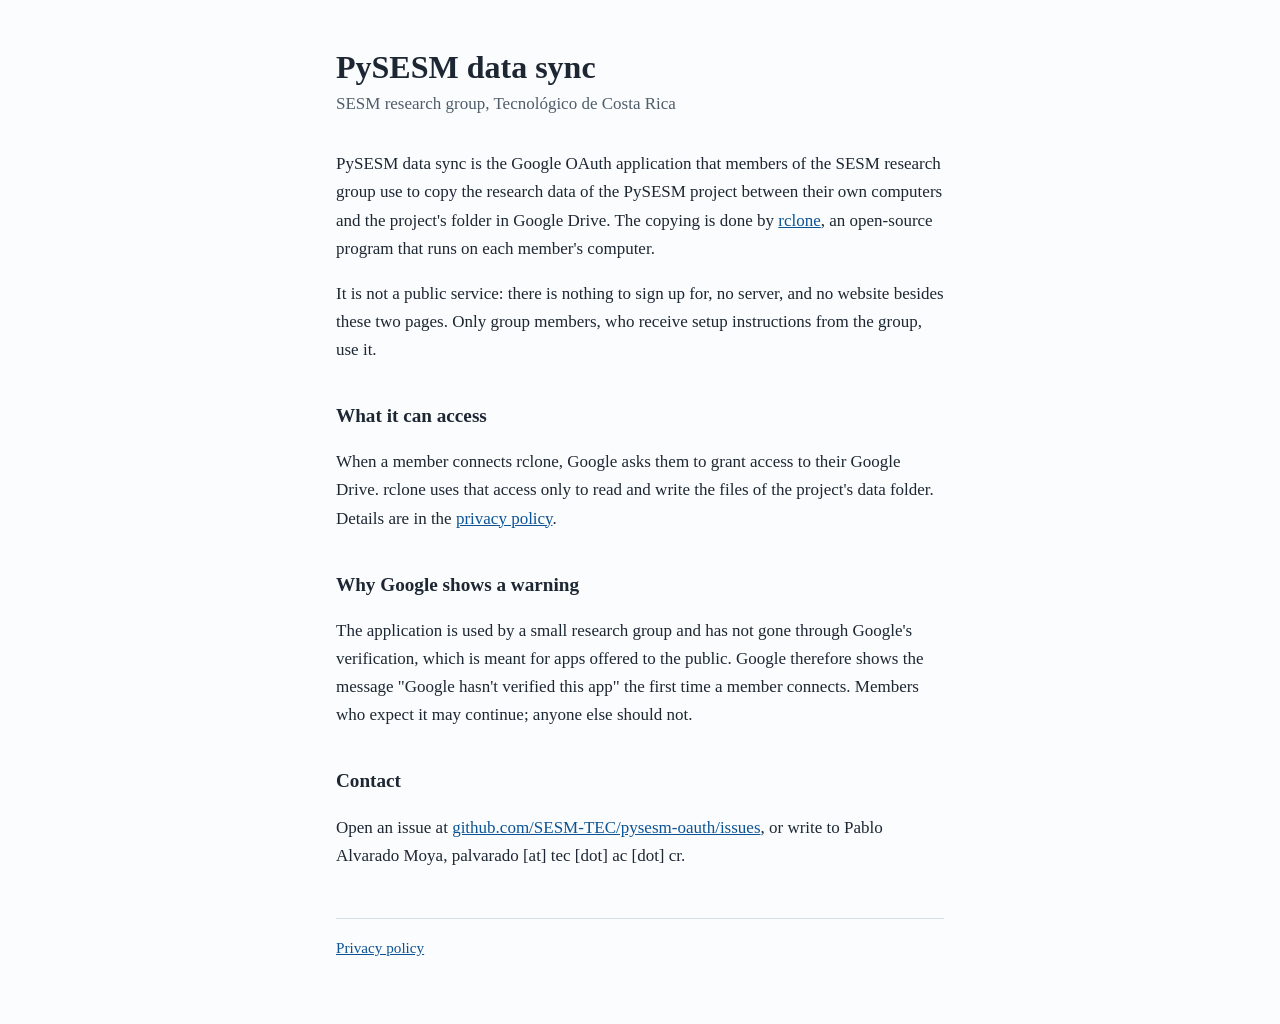
<file: index.html>
<!DOCTYPE html>
<!--
  PySESM data sync: home page of the OAuth application.
  Version: 0.1.0
  Describes what the application is and who uses it, and links the privacy
  policy, as Google requires before an External OAuth app is published.
  The app name must match the consent screen exactly: PySESM data sync.
-->
<html lang="en">
<head>
  <meta charset="utf-8">
  <meta name="viewport" content="width=device-width, initial-scale=1">
  <title>PySESM data sync</title>
  <link rel="stylesheet" href="style.css">
</head>
<body>
  <main>
    <h1>PySESM data sync</h1>
    <p class="subtitle">SESM research group, Tecnológico de Costa Rica</p>

    <p>PySESM data sync is the Google OAuth application that members of the
    SESM research group use to copy the research data of the PySESM project
    between their own computers and the project's folder in Google Drive.
    The copying is done by <a href="https://rclone.org">rclone</a>, an
    open-source program that runs on each member's computer.</p>

    <p>It is not a public service: there is nothing to sign up for, no
    server, and no website besides these two pages. Only group members, who
    receive setup instructions from the group, use it.</p>

    <h2>What it can access</h2>
    <p>When a member connects rclone, Google asks them to grant access to
    their Google Drive. rclone uses that access only to read and write the
    files of the project's data folder. Details are in the
    <a href="https://sesm-tec.github.io/pysesm-oauth/privacy.html">privacy
    policy</a>.</p>

    <h2>Why Google shows a warning</h2>
    <p>The application is used by a small research group and has not gone
    through Google's verification, which is meant for apps offered to the
    public. Google therefore shows the message "Google hasn't verified this
    app" the first time a member connects. Members who expect it may
    continue; anyone else should not.</p>

    <h2>Contact</h2>
    <p>Open an issue at
    <a href="https://github.com/SESM-TEC/pysesm-oauth/issues"
    >github.com/SESM-TEC/pysesm-oauth/issues</a>,
    or write to Pablo Alvarado Moya, palvarado [at] tec [dot] ac [dot] cr.</p>
  </main>
  <footer>
    <a href="https://sesm-tec.github.io/pysesm-oauth/privacy.html">Privacy
    policy</a>
  </footer>
</body>
</html>
</file>
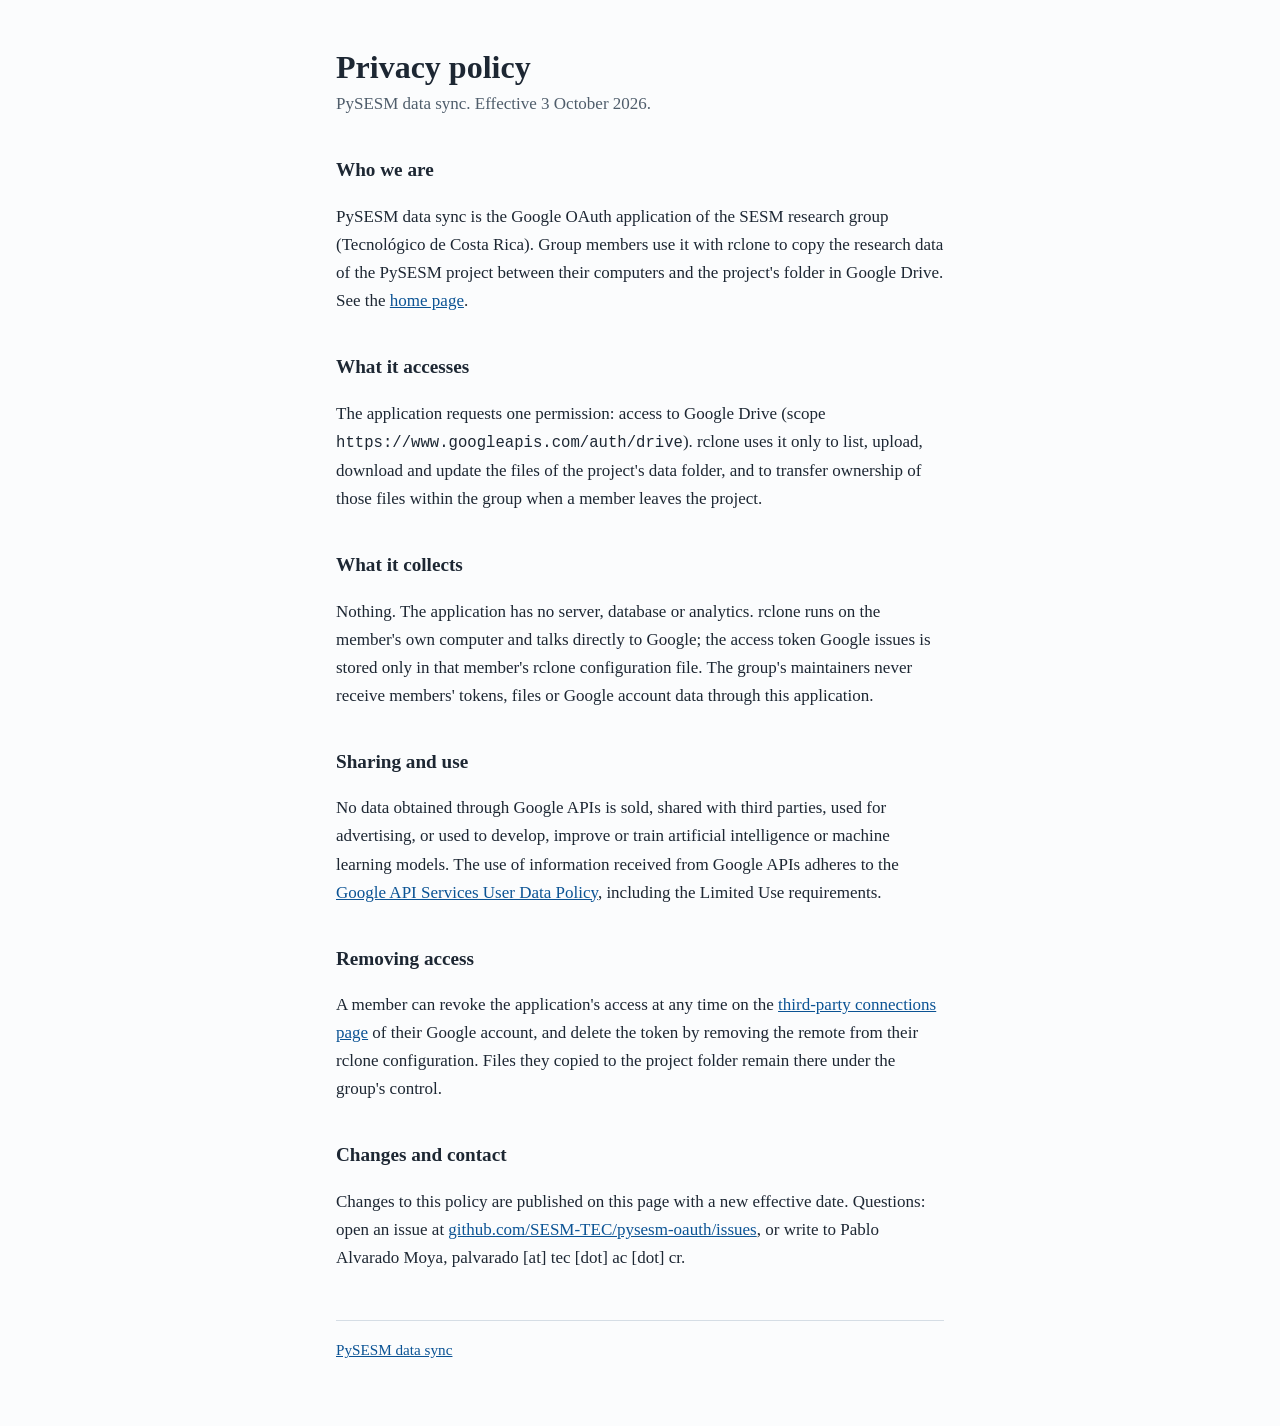
<file: privacy.html>
<!DOCTYPE html>
<!--
  PySESM data sync: privacy policy of the OAuth application.
  Version: 0.1.0
  States what the application accesses, that it has no server and collects
  nothing, the Limited Use commitment, and how to revoke access.
-->
<html lang="en">
<head>
  <meta charset="utf-8">
  <meta name="viewport" content="width=device-width, initial-scale=1">
  <title>Privacy policy: PySESM data sync</title>
  <link rel="stylesheet" href="style.css">
</head>
<body>
  <main>
    <h1>Privacy policy</h1>
    <p class="subtitle">PySESM data sync. Effective 3 October 2026.</p>

    <h2>Who we are</h2>
    <p>PySESM data sync is the Google OAuth application of the SESM research
    group (Tecnológico de Costa Rica). Group members use it with rclone to
    copy the research data of the PySESM project between their computers
    and the project's folder in Google Drive. See the
    <a href="https://sesm-tec.github.io/pysesm-oauth/">home page</a>.</p>

    <h2>What it accesses</h2>
    <p>The application requests one permission: access to Google Drive
    (scope <code>https://www.googleapis.com/auth/drive</code>). rclone uses
    it only to list, upload, download and update the files of the project's
    data folder, and to transfer ownership of those files within the group
    when a member leaves the project.</p>

    <h2>What it collects</h2>
    <p>Nothing. The application has no server, database or analytics. rclone
    runs on the member's own computer and talks directly to Google; the
    access token Google issues is stored only in that member's rclone
    configuration file. The group's maintainers never receive members'
    tokens, files or Google account data through this application.</p>

    <h2>Sharing and use</h2>
    <p>No data obtained through Google APIs is sold, shared with third
    parties, used for advertising, or used to develop, improve or train
    artificial intelligence or machine learning models. The use of
    information received from Google APIs adheres to the
    <a
    href="https://developers.google.com/terms/api-services-user-data-policy"
    >Google
    API Services User Data Policy</a>, including the Limited Use
    requirements.</p>

    <h2>Removing access</h2>
    <p>A member can revoke the application's access at any time on the
    <a href="https://myaccount.google.com/connections">third-party
    connections page</a> of their Google account, and delete the token by
    removing the remote from their rclone configuration. Files they copied to
    the project folder remain there under the group's control.</p>

    <h2>Changes and contact</h2>
    <p>Changes to this policy are published on this page with a new
    effective date. Questions: open an issue at
    <a href="https://github.com/SESM-TEC/pysesm-oauth/issues"
    >github.com/SESM-TEC/pysesm-oauth/issues</a>,
    or write to Pablo Alvarado Moya, palvarado [at] tec [dot] ac [dot] cr.</p>
  </main>
  <footer>
    <a href="https://sesm-tec.github.io/pysesm-oauth/">PySESM data sync</a>
  </footer>
</body>
</html>
</file>
<file: style.css>
/*
 * PySESM data sync: style of the OAuth information pages.
 * Version: 0.1.0
 * One readable column, system fonts only (no external resources), light and
 * dark themes from the reader's preference.
 */

:root {
  color-scheme: light dark;
  --ink: #1d2733;
  --muted: #4f5d6b;
  --paper: #fbfcfd;
  --rule: #d5dde5;
  --accent: #0b5394;
}

@media (prefers-color-scheme: dark) {
  :root {
    --ink: #e3e9ef;
    --muted: #a9b6c3;
    --paper: #131a21;
    --rule: #2e3a46;
    --accent: #7fb3e6;
  }
}

html {
  background: var(--paper);
}

body {
  margin: 0 auto;
  max-width: 38rem;
  padding: 3rem 1.25rem 4rem;
  color: var(--ink);
  font-family: Charter, "Bitstream Charter", "Sitka Text", Cambria, Georgia,
    serif;
  font-size: 1.0625rem;
  line-height: 1.65;
}

h1 {
  margin: 0 0 0.25rem;
  font-size: 2rem;
  line-height: 1.2;
}

h2 {
  margin: 2.25rem 0 0.5rem;
  font-size: 1.2rem;
}

.subtitle {
  margin: 0 0 2rem;
  color: var(--muted);
}

a {
  color: var(--accent);
}

a:focus-visible {
  outline: 2px solid var(--accent);
  outline-offset: 2px;
}

code {
  font-size: 0.92em;
  overflow-wrap: anywhere;
}

footer {
  margin-top: 3rem;
  padding-top: 1rem;
  border-top: 1px solid var(--rule);
  color: var(--muted);
  font-size: 0.95rem;
}
</file>
